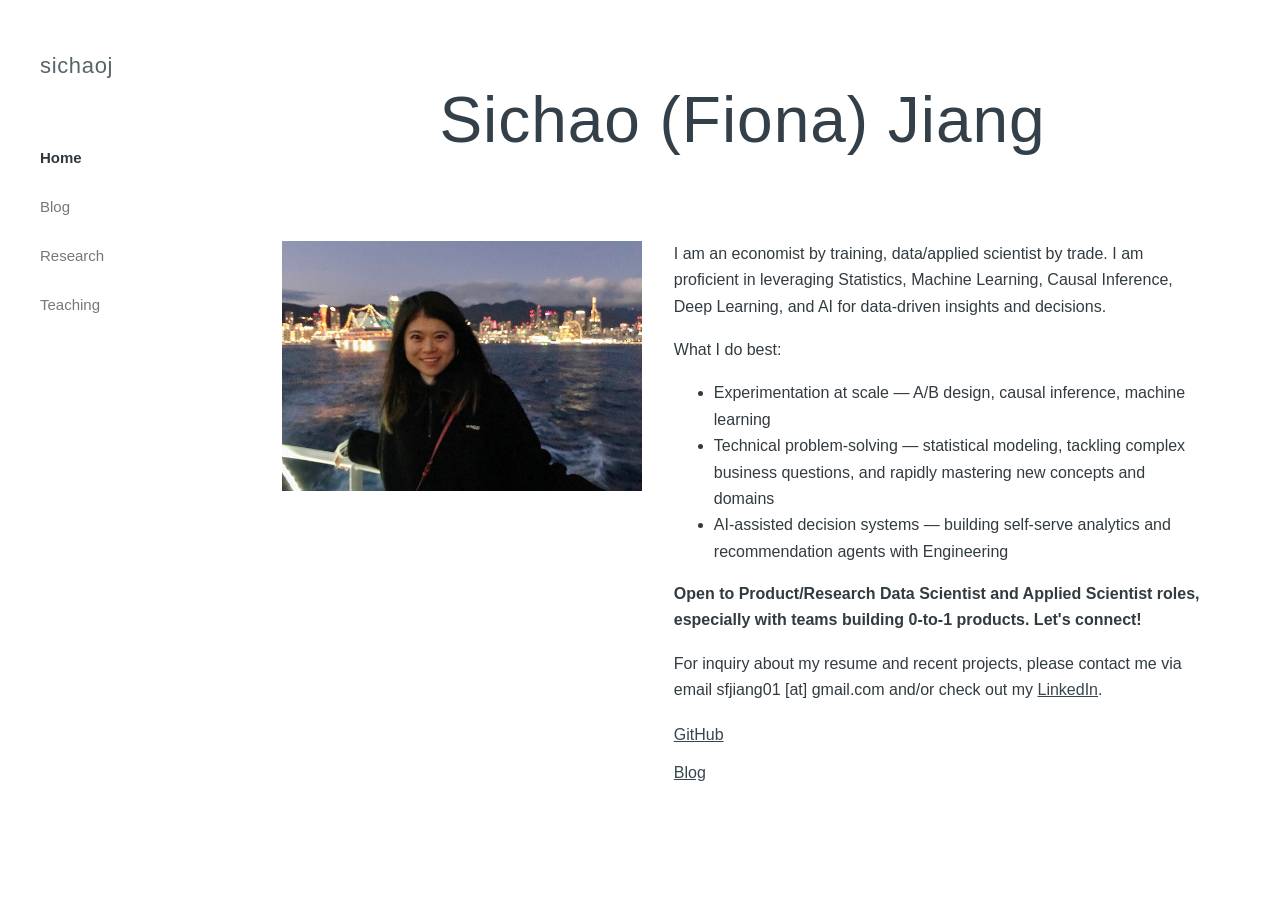
<file: index.html>
<!doctype html><html lang="en"><head><meta charset="utf-8"><meta name="viewport" content="width=device-width, initial-scale=1"><meta name="description" content="Sichao (Fiona) Jiang's personal website."><title>Home · Sichao (Fiona) Jiang</title><link rel="stylesheet" href="styles.css"></head><body>
<aside class="sidebar"><a class="site-name" href="index.html">sichaoj</a><nav class="nav" aria-label="Main navigation"><a href="index.html" aria-current="page">Home</a><a href="blog.html">Blog</a><a href="research.html">Research</a><a href="teaching.html">Teaching</a></nav></aside>
<header class="mobile-header"><a class="site-name" href="index.html">sichaoj</a><button class="menu-button" aria-label="Toggle navigation" aria-expanded="false">☰</button><nav class="nav mobile-nav" aria-label="Mobile navigation"><a href="index.html" aria-current="page">Home</a><a href="blog.html">Blog</a><a href="research.html">Research</a><a href="teaching.html">Teaching</a></nav></header>
<main class="page"><div class="page-inner"><h1 class="page-title">Sichao (Fiona) Jiang</h1><div class="home-grid"><img class="headshot" src="assets/headshot.jpg" alt="Sichao (Fiona) Jiang by the water at night"><div class="intro">
<p>I am an economist by training, data/applied scientist by trade. I am proficient in leveraging Statistics, Machine Learning, Causal Inference, Deep Learning, and AI for data-driven insights and decisions.</p>
<p>What I do best:</p>
<ul>
<li>Experimentation at scale — A/B design, causal inference, machine learning</li>
<li>Technical problem-solving — statistical modeling, tackling complex business questions, and rapidly mastering new concepts and domains</li>
<li>AI-assisted decision systems — building self-serve analytics and recommendation agents with Engineering</li>
</ul>
<p><strong>Open to Product/Research Data Scientist and Applied Scientist roles, especially with teams building 0-to-1 products. Let's connect!</strong></p>
<p>For inquiry about my resume and recent projects, please contact me via email sfjiang01 [at] gmail.com and/or check out my <a href="https://www.linkedin.com/in/sichaojiang/">LinkedIn</a>.</p>
<div class="intro-links"><a href="https://github.com/sichaoj">GitHub</a><a href="blog.html">Blog</a></div></div></div>
</div></main><script src="site.js"></script></body></html>
</file>
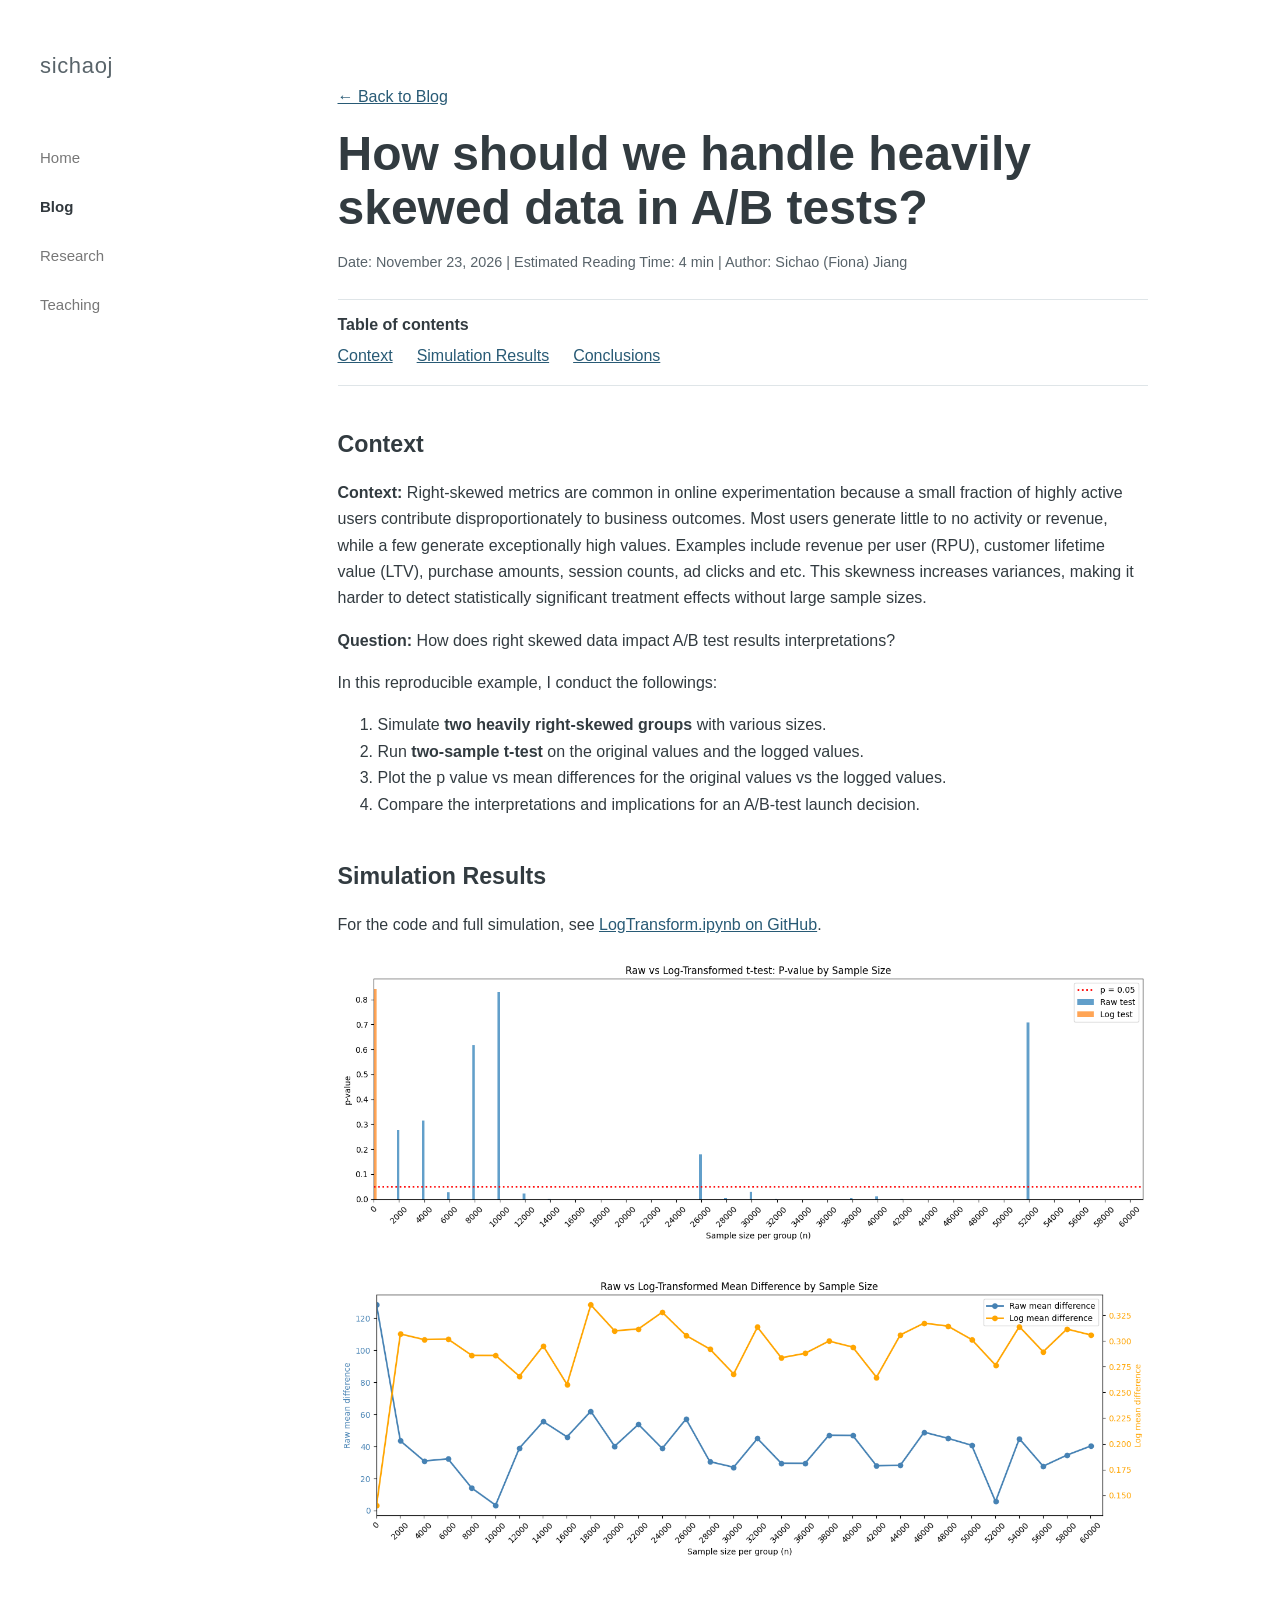
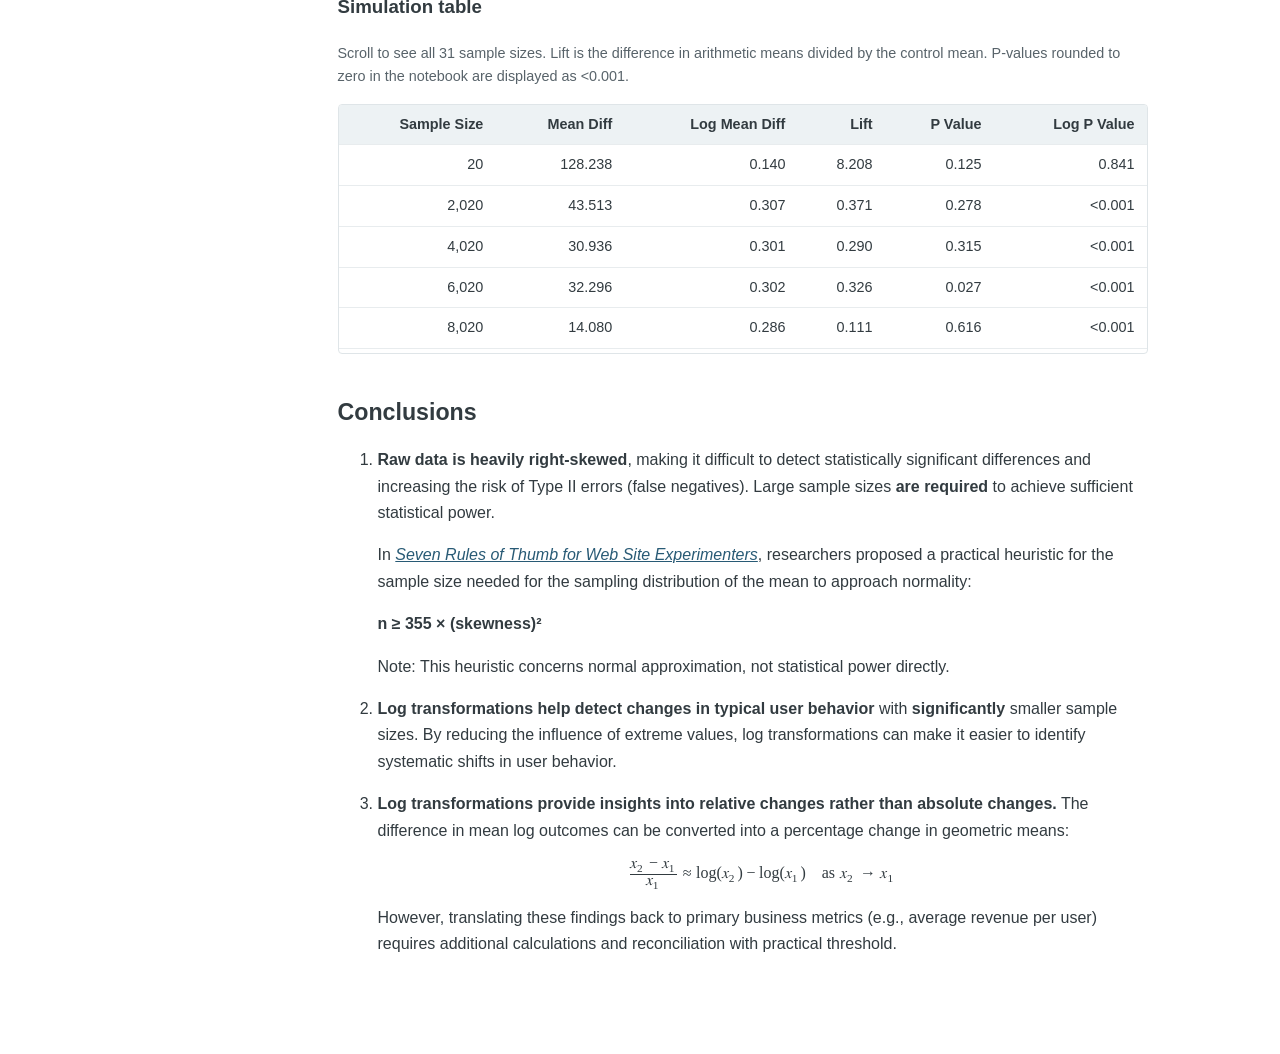
<file: ab-testing-skewed-data.html>
<!doctype html><html lang="en"><head><meta charset="utf-8"><meta name="viewport" content="width=device-width, initial-scale=1"><title>How should we handle heavily skewed data in A/B tests? · Sichao (Fiona) Jiang</title><link rel="stylesheet" href="styles.css"><style>
.blog-post .post-title{font-size:clamp(2rem,5vw,3rem);line-height:1.12;margin:.35em 0}
.blog-post h2{font-size:1.45rem;margin:1.7em 0 .5em}
.blog-post a{color:#285a75}
.blog-post .meta,.blog-post .table-note{color:#58636a;font-size:.9rem}
.blog-post nav{border-block:1px solid #dfe5e8;padding:12px 0;margin:24px 0}
.blog-post nav ul{display:flex;flex-wrap:wrap;gap:8px 24px;padding:0;list-style:none;margin:4px 0}
.blog-post figure{margin:22px 0 30px}
.blog-post img{display:block;width:100%;height:auto}
.blog-post .table-scroll{max-height:250px;overflow:auto;border:1px solid #dfe5e8;border-radius:4px}
.blog-post .table-scroll:focus-visible{outline:2px solid #285a75;outline-offset:3px}
.blog-post table{border-collapse:separate;border-spacing:0;width:100%;font-size:.9rem;font-variant-numeric:tabular-nums}
.blog-post th,.blog-post td{padding:8px 12px;text-align:right;border-bottom:1px solid #e8ecee;white-space:nowrap}
.blog-post thead th{position:sticky;top:0;background:#edf2f4}
.blog-post tbody th{font-weight:normal}
.blog-post{margin:36px auto 0;max-width:810px}
.blog-post img{max-width:100%}
</style></head><body>
<aside class="sidebar"><a class="site-name" href="index.html">sichaoj</a><nav class="nav" aria-label="Main navigation"><a href="index.html">Home</a><a href="blog.html" aria-current="page">Blog</a><a href="research.html">Research</a><a href="teaching.html">Teaching</a></nav></aside>
<header class="mobile-header"><a class="site-name" href="index.html">sichaoj</a><button class="menu-button" aria-label="Toggle navigation" aria-expanded="false">☰</button><nav class="nav mobile-nav" aria-label="Mobile navigation"><a href="index.html">Home</a><a href="blog.html" aria-current="page">Blog</a><a href="research.html">Research</a><a href="teaching.html">Teaching</a></nav></header>
<main class="page"><div class="page-inner">

<article class="blog-post">
<p><a href="blog.html">← Back to Blog</a></p>
<header>
<h1 class="post-title">How should we handle heavily skewed data in A/B tests?</h1>
<p class="meta">Date: <time datetime="2026-11-23">November 23, 2026</time> | Estimated Reading Time: 4 min | Author: Sichao (Fiona) Jiang</p>
</header>
<nav aria-label="Table of contents"><strong>Table of contents</strong>
<ul><li><a href="#context">Context</a></li><li><a href="#results">Simulation Results</a></li><li><a href="#conclusions">Conclusions</a></li></ul>
</nav>
<section aria-labelledby="context">
<h2 id="context">Context</h2>
<p><strong>Context:</strong> Right-skewed metrics are common in online experimentation because a small fraction of highly active users contribute disproportionately to business outcomes. Most users generate little to no activity or revenue, while a few generate exceptionally high values. Examples include revenue per user (RPU), customer lifetime value (LTV), purchase amounts, session counts, ad clicks and etc. This skewness increases variances, making it harder to detect statistically significant treatment effects without large sample sizes.</p>
<p><strong>Question:</strong> How does right skewed data impact A/B test results interpretations?</p>
<p>In this reproducible example, I conduct the followings:</p>
<ol>
<li>Simulate <strong>two heavily right-skewed groups</strong> with various sizes.</li>
<li>Run <strong>two-sample t-test</strong> on the original values and the logged values.</li>
<li>Plot the p value vs mean differences for the original values vs the logged values.</li>
<li>Compare the interpretations and implications for an A/B-test launch decision.</li>
</ol>
</section>
<section aria-labelledby="results">
<h2 id="results">Simulation Results</h2>
<p>For the code and full simulation, see <a href="https://github.com/sichaoj/Stats_ML_AI/blob/main/LogTransform.ipynb">LogTransform.ipynb on GitHub</a>.</p>
<figure>
<img width="1387" height="490" src="[data-uri]" alt="Raw and log t-test p-values by sample size. From 2,020 observations per group onward, the log-test p-values stay below 0.05 while the raw-test p-values cross that threshold several times.">
</figure>
<figure>
<img width="1389" height="490" src="[data-uri]" alt="Raw and log mean differences by sample size, drawn on separate vertical axes. The raw difference varies substantially, while the log difference settles near 0.30.">
</figure>
<h3 id="table-heading">Simulation table</h3>
<p class="table-note" id="table-note">Scroll to see all 31 sample sizes. Lift is the difference in arithmetic means divided by the control mean. P-values rounded to zero in the notebook are displayed as &lt;0.001.</p>
<div class="table-scroll" role="region" tabindex="0" aria-labelledby="table-heading" aria-describedby="table-note">
<table aria-labelledby="table-heading">
<thead><tr><th scope="col">Sample Size</th><th scope="col">Mean Diff</th><th scope="col">Log Mean Diff</th><th scope="col">Lift</th><th scope="col">P Value</th><th scope="col">Log P Value</th></tr></thead>
<tbody>
<tr><th scope="row">20</th><td>128.238</td><td>0.140</td><td>8.208</td><td>0.125</td><td>0.841</td></tr>
<tr><th scope="row">2,020</th><td>43.513</td><td>0.307</td><td>0.371</td><td>0.278</td><td>&lt;0.001</td></tr>
<tr><th scope="row">4,020</th><td>30.936</td><td>0.301</td><td>0.290</td><td>0.315</td><td>&lt;0.001</td></tr>
<tr><th scope="row">6,020</th><td>32.296</td><td>0.302</td><td>0.326</td><td>0.027</td><td>&lt;0.001</td></tr>
<tr><th scope="row">8,020</th><td>14.080</td><td>0.286</td><td>0.111</td><td>0.616</td><td>&lt;0.001</td></tr>
<tr><th scope="row">10,020</th><td>3.427</td><td>0.286</td><td>0.028</td><td>0.829</td><td>&lt;0.001</td></tr>
<tr><th scope="row">12,020</th><td>38.971</td><td>0.266</td><td>0.368</td><td>0.022</td><td>&lt;0.001</td></tr>
<tr><th scope="row">14,020</th><td>55.534</td><td>0.295</td><td>0.548</td><td>0.001</td><td>&lt;0.001</td></tr>
<tr><th scope="row">16,020</th><td>45.991</td><td>0.258</td><td>0.501</td><td>&lt;0.001</td><td>&lt;0.001</td></tr>
<tr><th scope="row">18,020</th><td>61.952</td><td>0.335</td><td>0.682</td><td>&lt;0.001</td><td>&lt;0.001</td></tr>
<tr><th scope="row">20,020</th><td>40.140</td><td>0.310</td><td>0.411</td><td>&lt;0.001</td><td>&lt;0.001</td></tr>
<tr><th scope="row">22,020</th><td>53.778</td><td>0.312</td><td>0.570</td><td>&lt;0.001</td><td>&lt;0.001</td></tr>
<tr><th scope="row">24,020</th><td>38.771</td><td>0.328</td><td>0.374</td><td>&lt;0.001</td><td>&lt;0.001</td></tr>
<tr><th scope="row">26,020</th><td>57.103</td><td>0.305</td><td>0.506</td><td>0.181</td><td>&lt;0.001</td></tr>
<tr><th scope="row">28,020</th><td>30.539</td><td>0.292</td><td>0.295</td><td>0.004</td><td>&lt;0.001</td></tr>
<tr><th scope="row">30,020</th><td>27.060</td><td>0.268</td><td>0.250</td><td>0.030</td><td>&lt;0.001</td></tr>
<tr><th scope="row">32,020</th><td>44.957</td><td>0.313</td><td>0.455</td><td>0.001</td><td>&lt;0.001</td></tr>
<tr><th scope="row">34,020</th><td>29.541</td><td>0.284</td><td>0.279</td><td>&lt;0.001</td><td>&lt;0.001</td></tr>
<tr><th scope="row">36,020</th><td>29.504</td><td>0.288</td><td>0.284</td><td>&lt;0.001</td><td>&lt;0.001</td></tr>
<tr><th scope="row">38,020</th><td>46.995</td><td>0.300</td><td>0.468</td><td>0.004</td><td>&lt;0.001</td></tr>
<tr><th scope="row">40,020</th><td>46.917</td><td>0.294</td><td>0.456</td><td>0.011</td><td>&lt;0.001</td></tr>
<tr><th scope="row">42,020</th><td>27.972</td><td>0.265</td><td>0.254</td><td>0.002</td><td>&lt;0.001</td></tr>
<tr><th scope="row">44,020</th><td>28.252</td><td>0.306</td><td>0.272</td><td>&lt;0.001</td><td>&lt;0.001</td></tr>
<tr><th scope="row">46,020</th><td>48.895</td><td>0.317</td><td>0.499</td><td>&lt;0.001</td><td>&lt;0.001</td></tr>
<tr><th scope="row">48,020</th><td>45.087</td><td>0.314</td><td>0.442</td><td>&lt;0.001</td><td>&lt;0.001</td></tr>
<tr><th scope="row">50,020</th><td>40.721</td><td>0.301</td><td>0.403</td><td>&lt;0.001</td><td>&lt;0.001</td></tr>
<tr><th scope="row">52,020</th><td>5.676</td><td>0.276</td><td>0.046</td><td>0.708</td><td>&lt;0.001</td></tr>
<tr><th scope="row">54,020</th><td>44.836</td><td>0.314</td><td>0.432</td><td>&lt;0.001</td><td>&lt;0.001</td></tr>
<tr><th scope="row">56,020</th><td>27.694</td><td>0.289</td><td>0.263</td><td>&lt;0.001</td><td>&lt;0.001</td></tr>
<tr><th scope="row">58,020</th><td>34.631</td><td>0.312</td><td>0.327</td><td>&lt;0.001</td><td>&lt;0.001</td></tr>
<tr><th scope="row">60,020</th><td>40.272</td><td>0.306</td><td>0.380</td><td>&lt;0.001</td><td>&lt;0.001</td></tr>
</tbody></table>
</div>
</section>
<section aria-labelledby="conclusions">
<h2 id="conclusions">Conclusions</h2>
<ol>
<li>
<p><strong>Raw data is heavily right-skewed</strong>, making it difficult to detect statistically significant differences and increasing the risk of Type II errors (false negatives). Large sample sizes <strong>are required</strong> to achieve sufficient statistical power.</p>
<p>In <a href="https://dl.acm.org/doi/10.1145/2623330.2623341"><em>Seven Rules of Thumb for Web Site Experimenters</em></a>, researchers proposed a practical heuristic for the sample size needed for the sampling distribution of the mean to approach normality:</p>
<p><strong>n ≥ 355 × (skewness)²</strong></p>
<p>Note: This heuristic concerns normal approximation, not statistical power directly.</p>
</li>
<li><p><strong>Log transformations help detect changes in typical user behavior</strong> with <strong>significantly</strong> smaller sample sizes. By reducing the influence of extreme values, log transformations can make it easier to identify systematic shifts in user behavior.</p></li>
<li>
<p><strong>Log transformations provide insights into relative changes rather than absolute changes.</strong> The difference in mean log outcomes can be converted into a percentage change in geometric means:</p>
<math display="block">
<mfrac><mrow><msub><mi>x</mi><mn>2</mn></msub><mo>−</mo><msub><mi>x</mi><mn>1</mn></msub></mrow><msub><mi>x</mi><mn>1</mn></msub></mfrac>
<mo>≈</mo><mi>log</mi><mo>(</mo><msub><mi>x</mi><mn>2</mn></msub><mo>)</mo>
<mo>−</mo><mi>log</mi><mo>(</mo><msub><mi>x</mi><mn>1</mn></msub><mo>)</mo>
<mspace width="1em"/><mtext>as</mtext><mspace width=".3em"/><msub><mi>x</mi><mn>2</mn></msub><mo>→</mo><msub><mi>x</mi><mn>1</mn></msub>
</math>
<p>However, translating these findings back to primary business metrics (e.g., average revenue per user) requires additional calculations and reconciliation with practical threshold.</p>
</li>
</ol>
</section>
</article>
</div></main><script src="site.js"></script></body></html>
</file>
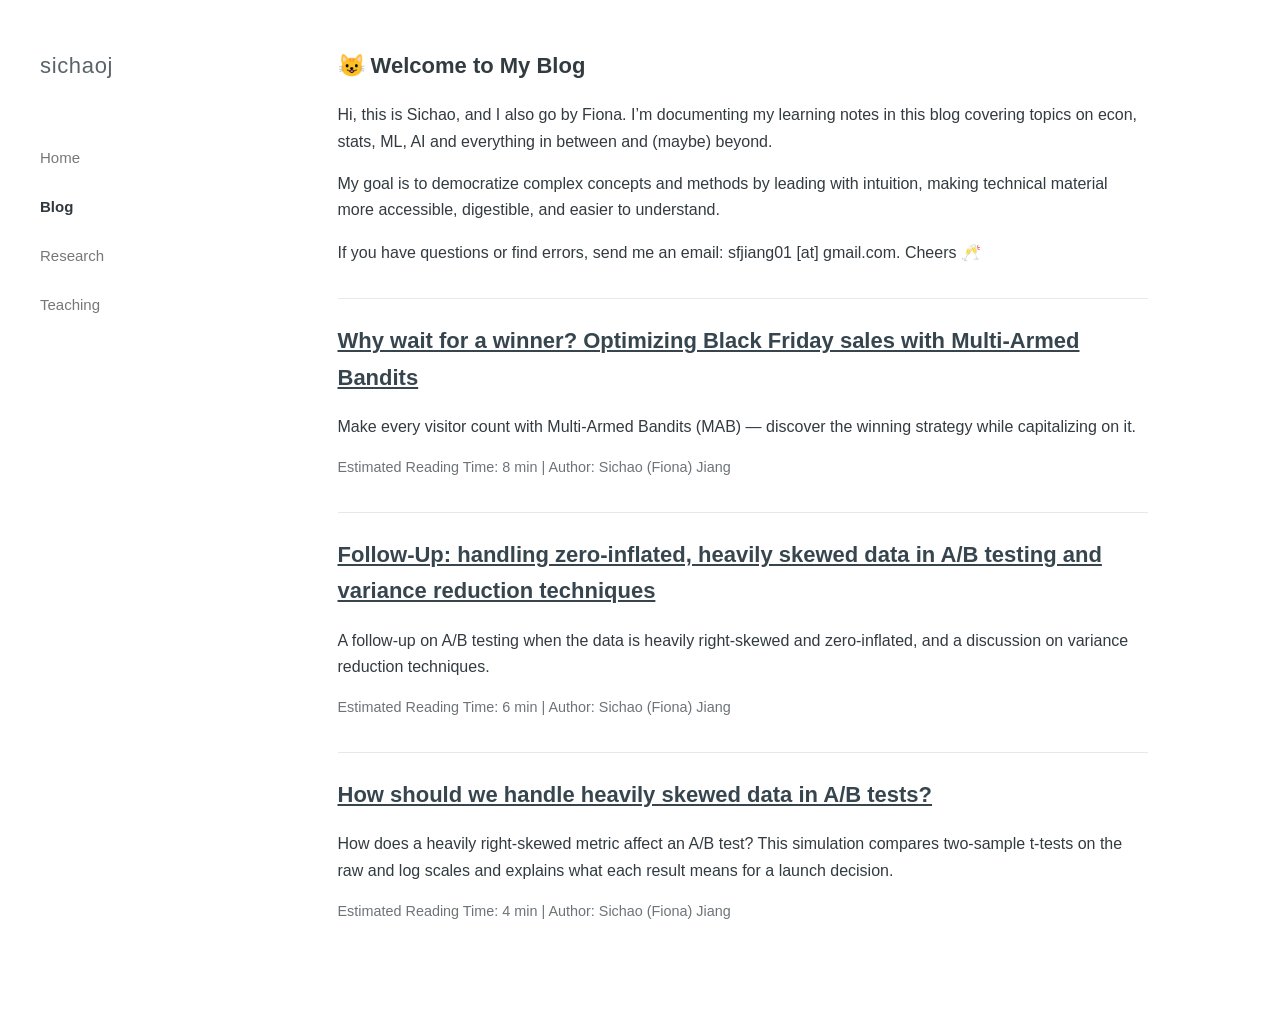
<file: blog.html>
<!doctype html><html lang="en"><head><meta charset="utf-8"><meta name="viewport" content="width=device-width, initial-scale=1"><title>Blog · Sichao (Fiona) Jiang</title><link rel="stylesheet" href="styles.css"></head><body>
<aside class="sidebar"><a class="site-name" href="index.html">sichaoj</a><nav class="nav" aria-label="Main navigation"><a href="index.html">Home</a><a href="blog.html" aria-current="page">Blog</a><a href="research.html">Research</a><a href="teaching.html">Teaching</a></nav></aside>
<header class="mobile-header"><a class="site-name" href="index.html">sichaoj</a><button class="menu-button" aria-label="Toggle navigation" aria-expanded="false">☰</button><nav class="nav mobile-nav" aria-label="Mobile navigation"><a href="index.html">Home</a><a href="blog.html" aria-current="page">Blog</a><a href="research.html">Research</a><a href="teaching.html">Teaching</a></nav></header>
<main class="page"><div class="page-inner">
<div class="content" style="text-align: left">
<h2>😺 Welcome to My Blog</h2>
<p>Hi, this is Sichao, and I also go by Fiona. I’m documenting my learning notes in this blog covering topics on econ, stats, ML, AI and everything in between and (maybe) beyond.</p>
<p>My goal is to democratize complex concepts and methods by leading with intuition, making technical material more accessible, digestible, and easier to understand.</p>
<p>If you have questions or find errors, send me an email: sfjiang01 [at] gmail.com. Cheers 🥂</p></div>
<section class="content" aria-label="Blog posts">
<article style="margin-top: 32px; padding-top: 24px; border-top: 1px solid var(--line)">
<h2><a href="writeups/black-friday-multi-armed-bandits.html">Why wait for a winner? Optimizing Black Friday sales with Multi-Armed Bandits</a></h2>
<p>Make every visitor count with Multi-Armed Bandits (MAB) — discover the winning strategy while capitalizing on it.</p>
<p style="color: var(--muted); font-size: .9rem">Estimated Reading Time: 8 min | Author: Sichao (Fiona) Jiang</p>
</article>
<article style="margin-top: 32px; padding-top: 24px; border-top: 1px solid var(--line)">
<h2><a href="writeups/ab-testing-zero-inflated-data.html">Follow-Up: handling zero-inflated, heavily skewed data in A/B testing and variance reduction techniques</a></h2>
<p>A follow-up on A/B testing when the data is heavily right-skewed and zero-inflated, and a discussion on variance reduction techniques.</p>
<p style="color: var(--muted); font-size: .9rem">Estimated Reading Time: 6 min | Author: Sichao (Fiona) Jiang</p>
</article>

<article style="margin-top: 32px; padding-top: 24px; border-top: 1px solid var(--line)">
<h2><a href="writeups/ab-testing-skewed-data.html">How should we handle heavily skewed data in A/B tests?</a></h2>
<p>How does a heavily right-skewed metric affect an A/B test? This simulation compares two-sample t-tests on the raw and log scales and explains what each result means for a launch decision.</p>
<p style="color: var(--muted); font-size: .9rem">Estimated Reading Time: 4 min | Author: Sichao (Fiona) Jiang</p>
</article>
</section>
</div></main><script src="site.js"></script></body></html>
</file>
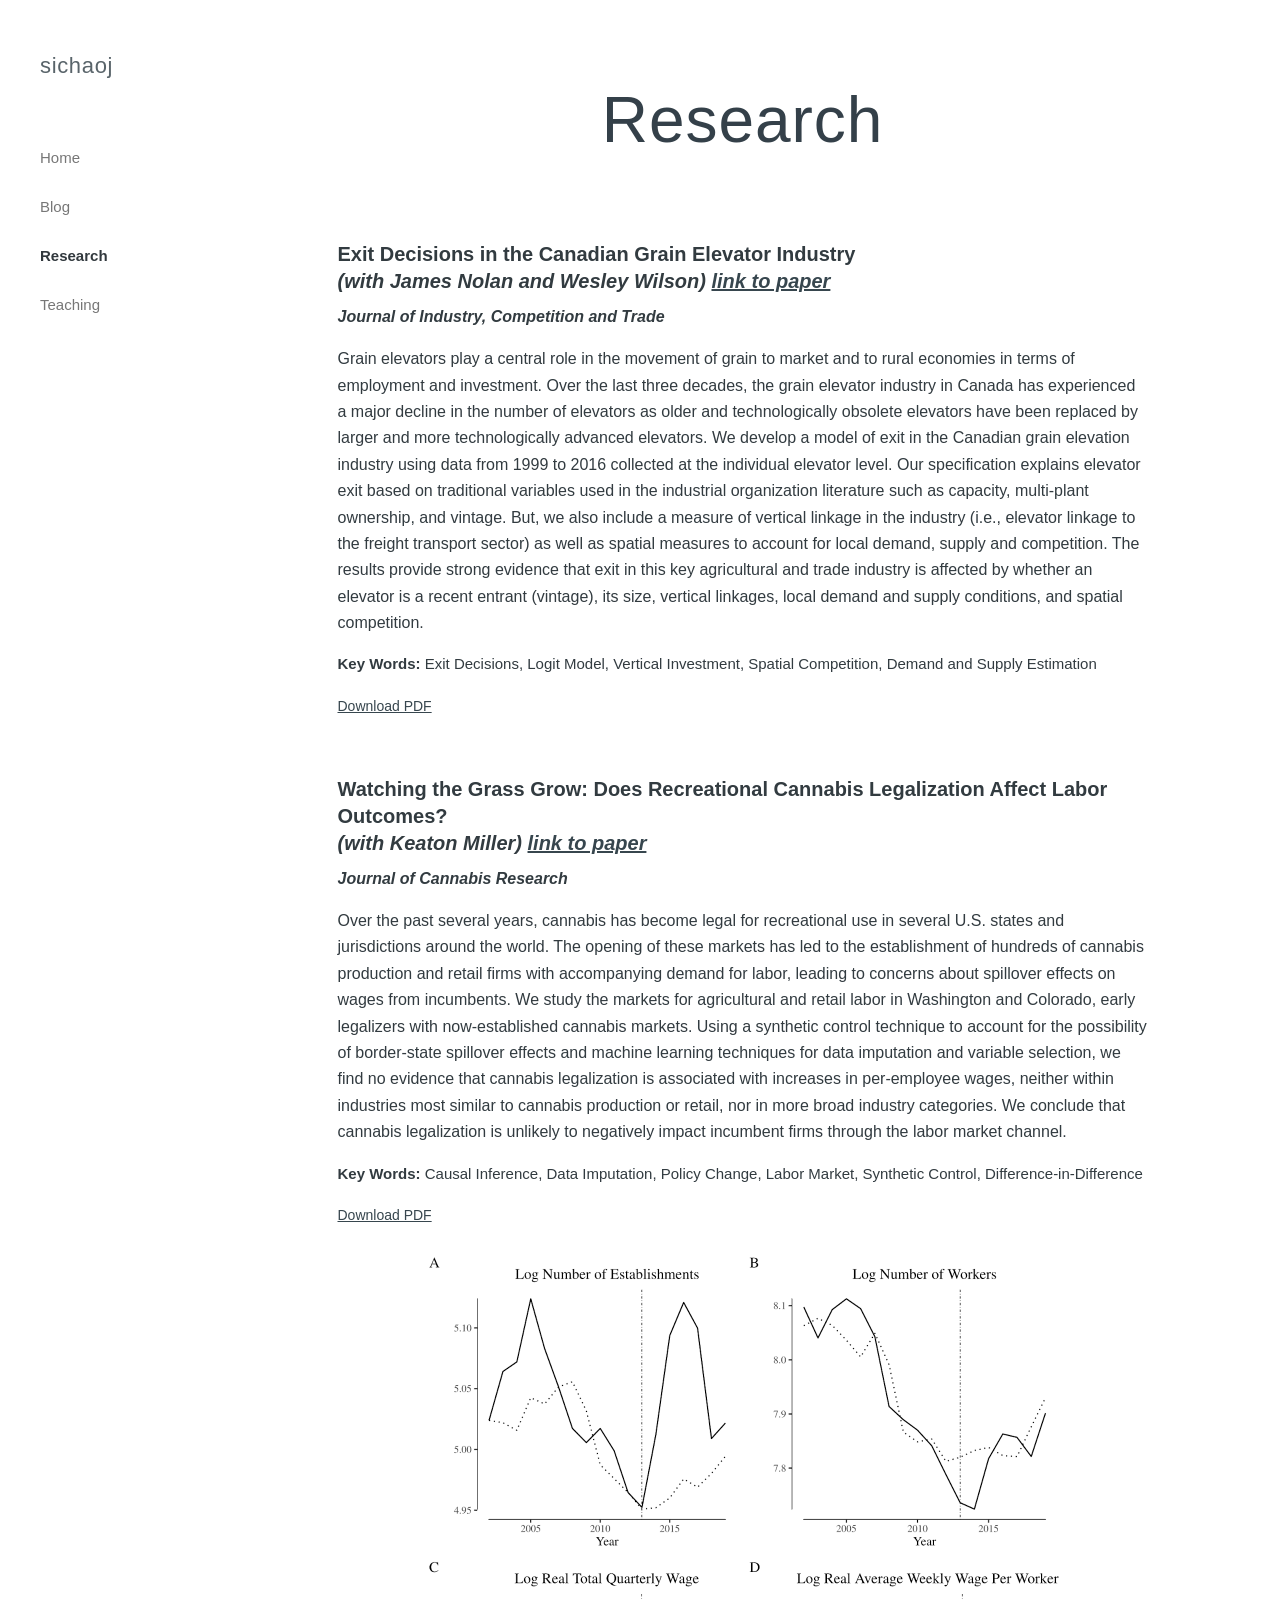
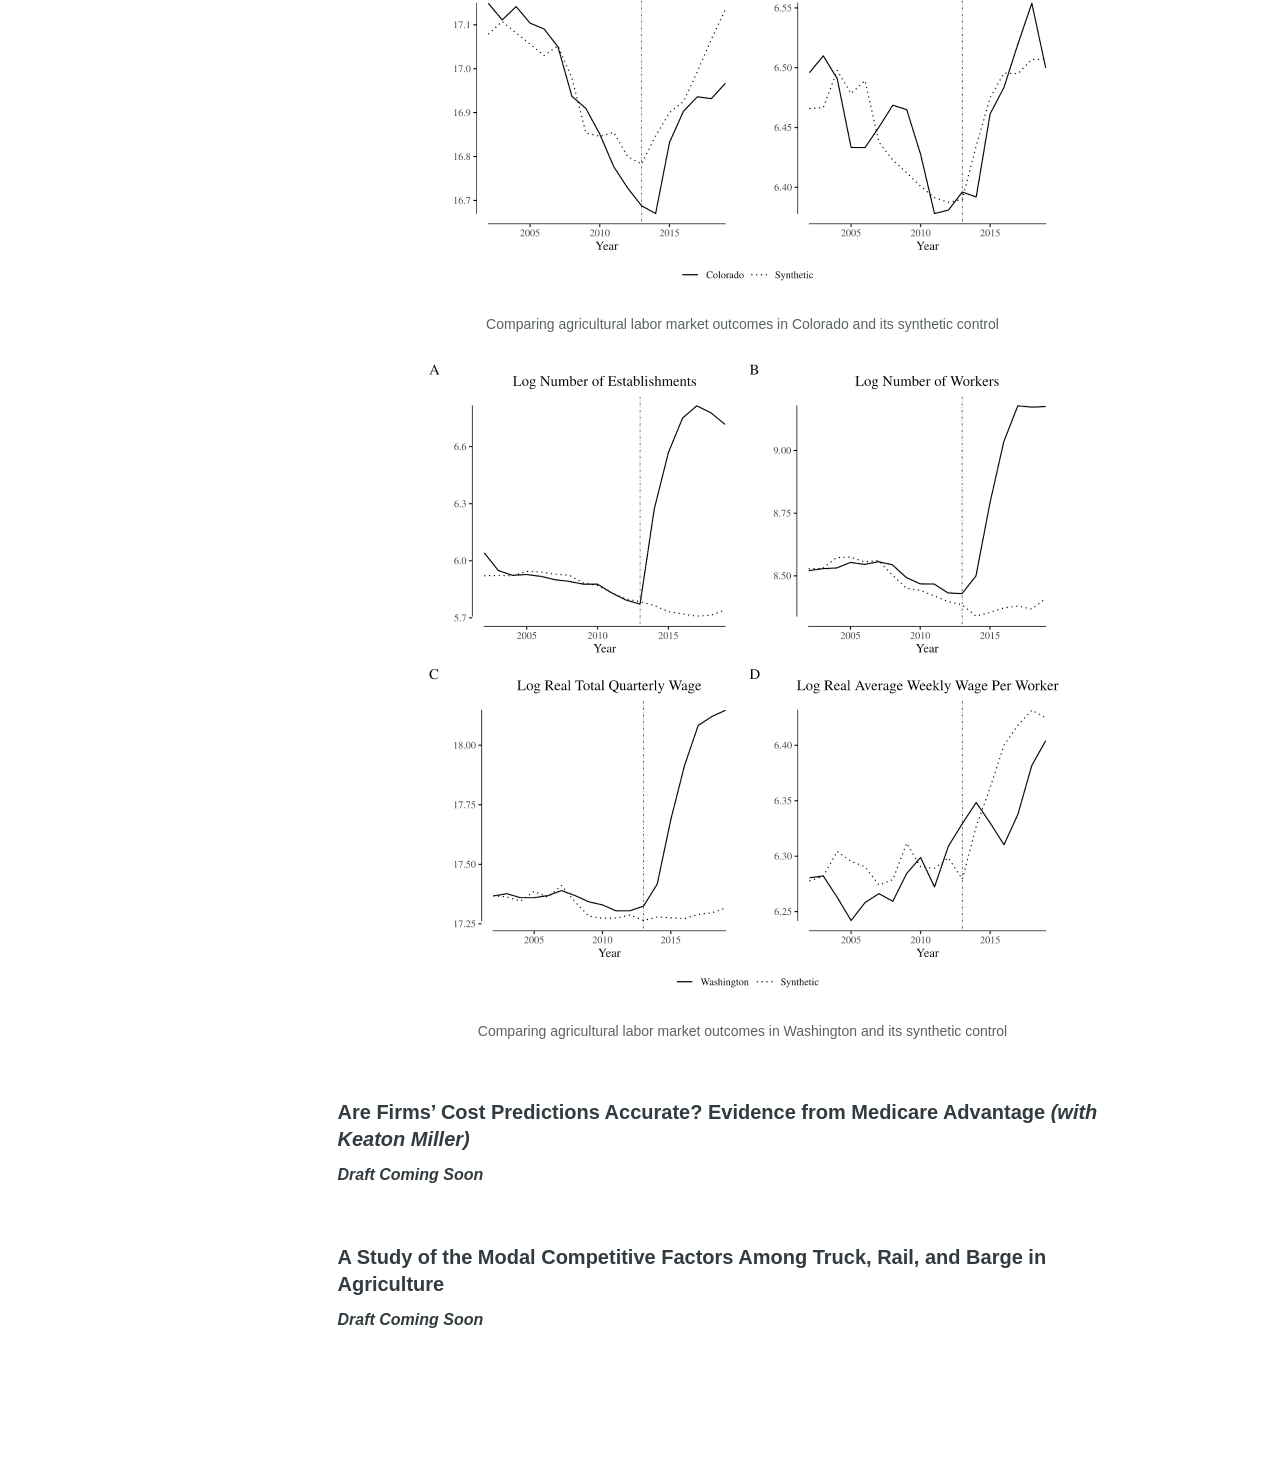
<file: research.html>
<!doctype html><html lang="en"><head><meta charset="utf-8"><meta name="viewport" content="width=device-width, initial-scale=1"><title>Research · Sichao (Fiona) Jiang</title><link rel="stylesheet" href="styles.css"></head><body>
<aside class="sidebar"><a class="site-name" href="index.html">sichaoj</a><nav class="nav" aria-label="Main navigation"><a href="index.html">Home</a><a href="blog.html">Blog</a><a href="research.html" aria-current="page">Research</a><a href="teaching.html">Teaching</a></nav></aside>
<header class="mobile-header"><a class="site-name" href="index.html">sichaoj</a><button class="menu-button" aria-label="Toggle navigation" aria-expanded="false">☰</button><nav class="nav mobile-nav" aria-label="Mobile navigation"><a href="index.html">Home</a><a href="blog.html">Blog</a><a href="research.html" aria-current="page">Research</a><a href="teaching.html">Teaching</a></nav></header>
<main class="page"><div class="page-inner"><h1 class="page-title">Research</h1><div class="content">
<section><h3>Exit Decisions in the Canadian Grain Elevator Industry<br><em>(with James Nolan and Wesley Wilson)</em> <a class="paper-link" href="https://doi.org/10.1007/s10842-021-00373-5">link to paper</a></h3>
<p class="journal">Journal of Industry, Competition and Trade</p>
<p>Grain elevators play a central role in the movement of grain to market and to rural economies in terms of employment and investment. Over the last three decades, the grain elevator industry in Canada has experienced a major decline in the number of elevators as older and technologically obsolete elevators have been replaced by larger and more technologically advanced elevators. We develop a model of exit in the Canadian grain elevation industry using data from 1999 to 2016 collected at the individual elevator level. Our specification explains elevator exit based on traditional variables used in the industrial organization literature such as capacity, multi-plant ownership, and vintage. But, we also include a measure of vertical linkage in the industry (i.e., elevator linkage to the freight transport sector) as well as spatial measures to account for local demand, supply and competition. The results provide strong evidence that exit in this key agricultural and trade industry is affected by whether an elevator is a recent entrant (vintage), its size, vertical linkages, local demand and supply conditions, and spatial competition.</p>
<p class="keywords"><strong>Key Words:</strong> Exit Decisions, Logit Model, Vertical Investment, Spatial Competition, Demand and Supply Estimation</p>
<p><a class="archive-link" href="https://github.com/sichaoj/sichaoj.github.io/blob/main/assets/documents/JICT_exit.pdf">Download PDF</a></p></section>
<section><h3>Watching the Grass Grow: Does Recreational Cannabis Legalization Affect Labor Outcomes?<br><em>(with Keaton Miller)</em> <a class="paper-link" href="https://rdcu.be/cWJqy">link to paper</a></h3>
<p class="journal">Journal of Cannabis Research</p>
<p>Over the past several years, cannabis has become legal for recreational use in several U.S. states and jurisdictions around the world. The opening of these markets has led to the establishment of hundreds of cannabis production and retail firms with accompanying demand for labor, leading to concerns about spillover effects on wages from incumbents. We study the markets for agricultural and retail labor in Washington and Colorado, early legalizers with now-established cannabis markets. Using a synthetic control technique to account for the possibility of border-state spillover effects and machine learning techniques for data imputation and variable selection, we find no evidence that cannabis legalization is associated with increases in per-employee wages, neither within industries most similar to cannabis production or retail, nor in more broad industry categories. We conclude that cannabis legalization is unlikely to negatively impact incumbent firms through the labor market channel.</p>
<p class="keywords"><strong>Key Words:</strong> Causal Inference, Data Imputation, Policy Change, Labor Market, Synthetic Control, Difference-in-Difference</p>
<p><a class="archive-link" href="https://github.com/sichaoj/sichaoj.github.io/blob/main/assets/documents/2021-06-11-cannabis-labor-outcomes.pdf">Download PDF</a></p>
<figure><img class="chart" src="assets/colorado-chart.png" alt="Agricultural labor market outcomes in Colorado compared with its synthetic control" loading="lazy"><figcaption class="chart-caption">Comparing agricultural labor market outcomes in Colorado and its synthetic control</figcaption></figure>
<figure><img class="chart" src="assets/washington-chart.png" alt="Agricultural labor market outcomes in Washington compared with its synthetic control" loading="lazy"><figcaption class="chart-caption">Comparing agricultural labor market outcomes in Washington and its synthetic control</figcaption></figure></section>
<section><h3>Are Firms’ Cost Predictions Accurate? Evidence from Medicare Advantage <em>(with Keaton Miller)</em></h3><p class="journal">Draft Coming Soon</p></section>
<section><h3>A Study of the Modal Competitive Factors Among Truck, Rail, and Barge in Agriculture</h3><p class="journal">Draft Coming Soon</p></section>
</div></div></main><script src="site.js"></script></body></html>
</file>
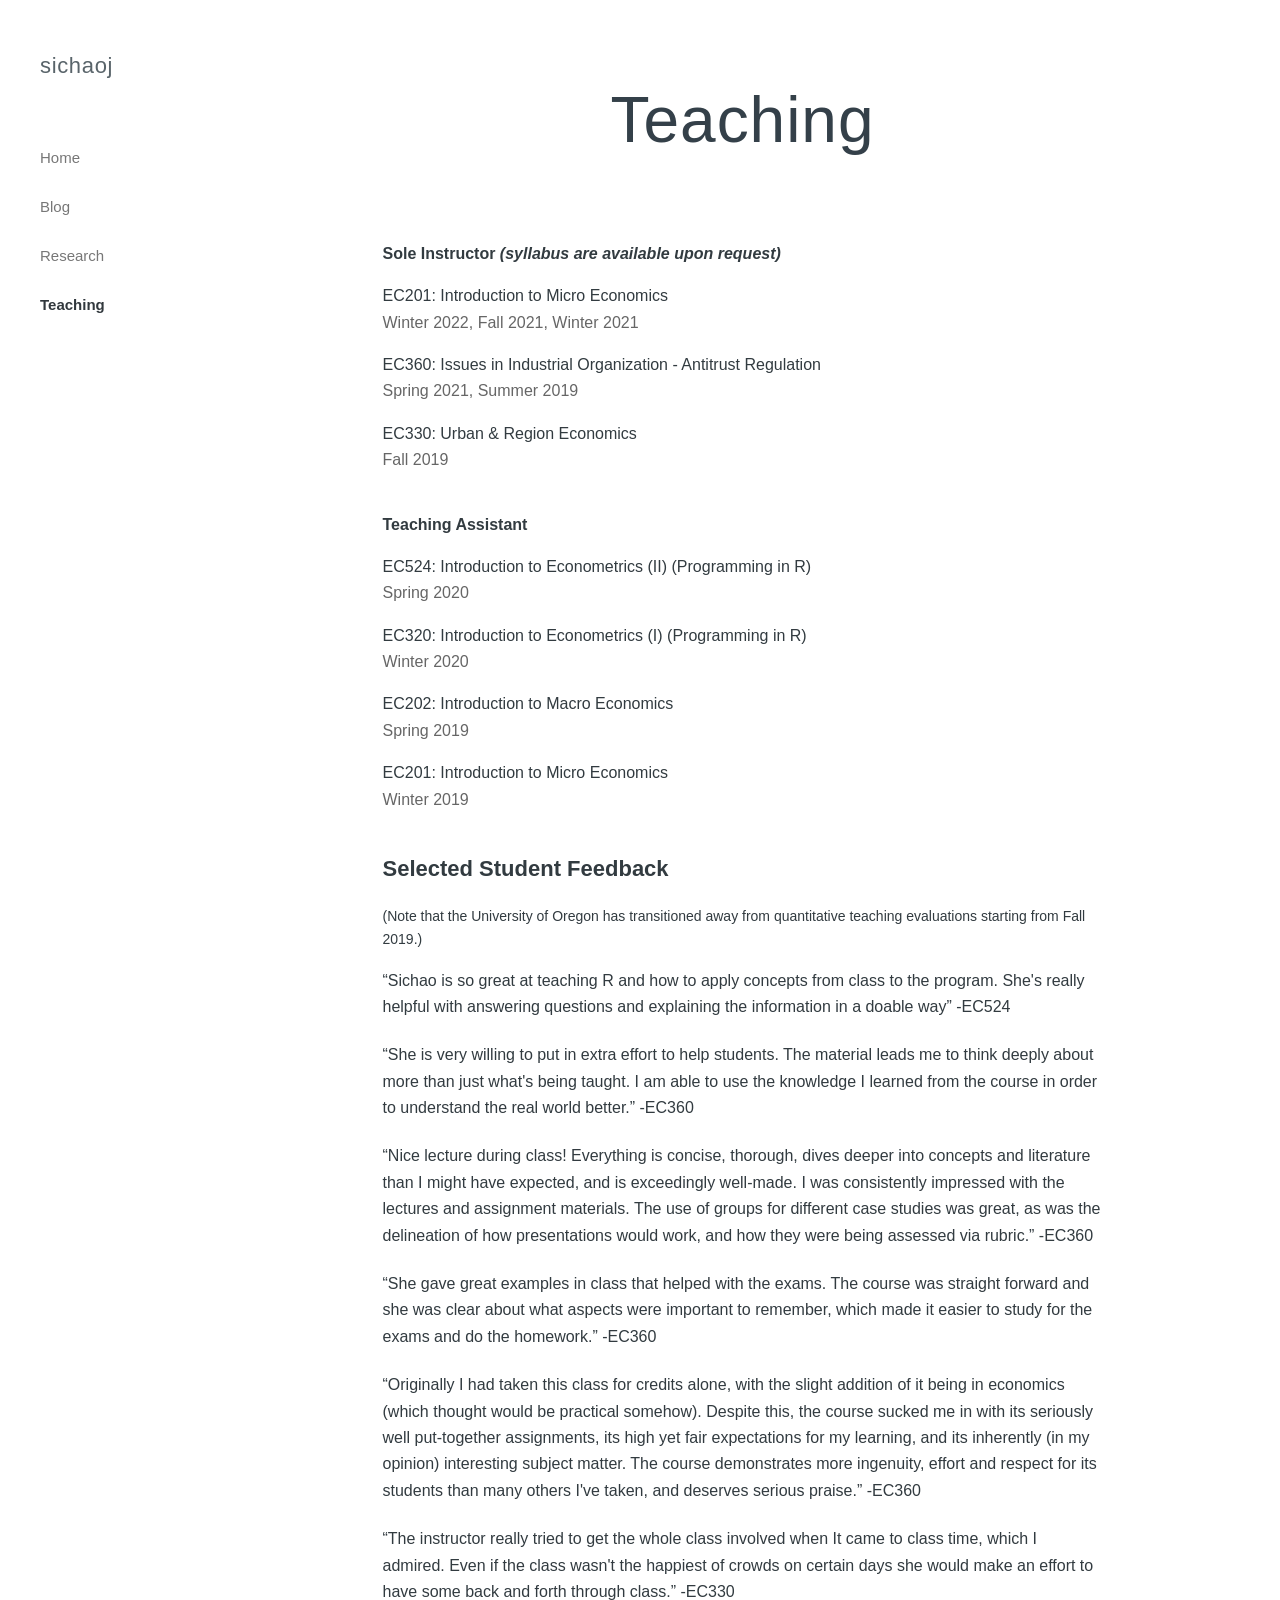
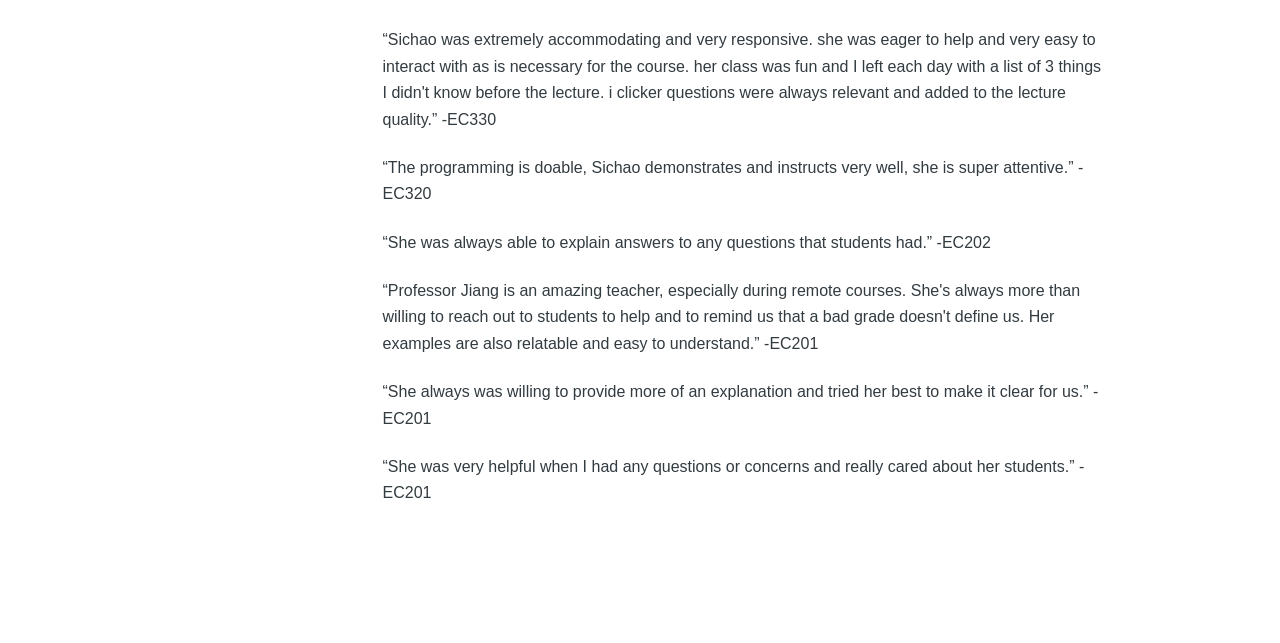
<file: teaching.html>
<!doctype html><html lang="en"><head><meta charset="utf-8"><meta name="viewport" content="width=device-width, initial-scale=1"><title>Teaching · Sichao (Fiona) Jiang</title><link rel="stylesheet" href="styles.css"></head><body>
<aside class="sidebar"><a class="site-name" href="index.html">sichaoj</a><nav class="nav" aria-label="Main navigation"><a href="index.html">Home</a><a href="blog.html">Blog</a><a href="research.html">Research</a><a href="teaching.html" aria-current="page">Teaching</a></nav></aside>
<header class="mobile-header"><a class="site-name" href="index.html">sichaoj</a><button class="menu-button" aria-label="Toggle navigation" aria-expanded="false">☰</button><nav class="nav mobile-nav" aria-label="Mobile navigation"><a href="index.html">Home</a><a href="blog.html">Blog</a><a href="research.html">Research</a><a href="teaching.html" aria-current="page">Teaching</a></nav></header>
<main class="page"><div class="page-inner"><h1 class="page-title">Teaching</h1><div class="content narrow">
<div class="course-group"><p><strong>Sole Instructor</strong> <em><strong>(syllabus are available upon request)</strong></em></p>
<div class="course"><p class="course-name">EC201: Introduction to Micro Economics</p><p class="term">Winter 2022, Fall 2021, Winter 2021</p></div>
<div class="course"><p class="course-name">EC360: Issues in Industrial Organization - Antitrust Regulation</p><p class="term">Spring 2021, Summer 2019</p></div>
<div class="course"><p class="course-name">EC330: Urban &amp; Region Economics</p><p class="term">Fall 2019</p></div></div>
<div class="course-group"><p><strong>Teaching Assistant</strong></p>
<div class="course"><p class="course-name">EC524: Introduction to Econometrics (II) (Programming in R)</p><p class="term">Spring 2020</p></div>
<div class="course"><p class="course-name">EC320: Introduction to Econometrics (I) (Programming in R)</p><p class="term">Winter 2020</p></div>
<div class="course"><p class="course-name">EC202: Introduction to Macro Economics</p><p class="term">Spring 2019</p></div>
<div class="course"><p class="course-name">EC201: Introduction to Micro Economics</p><p class="term">Winter 2019</p></div></div>
<section><h2>Selected Student Feedback</h2><p class="feedback-note">(Note that the University of Oregon has transitioned away from quantitative teaching evaluations starting from Fall 2019.)</p>
<p class="quote">“Sichao is so great at teaching R and how to apply concepts from class to the program. She's really helpful with answering questions and explaining the information in a doable way” -EC524</p>
<p class="quote">“She is very willing to put in extra effort to help students. The material leads me to think deeply about more than just what's being taught. I am able to use the knowledge I learned from the course in order to understand the real world better.” -EC360</p>
<p class="quote">“Nice lecture during class! Everything is concise, thorough, dives deeper into concepts and literature than I might have expected, and is exceedingly well-made. I was consistently impressed with the lectures and assignment materials. The use of groups for different case studies was great, as was the delineation of how presentations would work, and how they were being assessed via rubric.” -EC360</p>
<p class="quote">“She gave great examples in class that helped with the exams. The course was straight forward and she was clear about what aspects were important to remember, which made it easier to study for the exams and do the homework.” -EC360</p>
<p class="quote">“Originally I had taken this class for credits alone, with the slight addition of it being in economics (which thought would be practical somehow). Despite this, the course sucked me in with its seriously well put-together assignments, its high yet fair expectations for my learning, and its inherently (in my opinion) interesting subject matter. The course demonstrates more ingenuity, effort and respect for its students than many others I've taken, and deserves serious praise.” -EC360</p>
<p class="quote">“The instructor really tried to get the whole class involved when It came to class time, which I admired. Even if the class wasn't the happiest of crowds on certain days she would make an effort to have some back and forth through class.” -EC330</p>
<p class="quote">“Sichao was extremely accommodating and very responsive. she was eager to help and very easy to interact with as is necessary for the course. her class was fun and I left each day with a list of 3 things I didn't know before the lecture. i clicker questions were always relevant and added to the lecture quality.” -EC330</p>
<p class="quote">“The programming is doable, Sichao demonstrates and instructs very well, she is super attentive.” -EC320</p>
<p class="quote">“She was always able to explain answers to any questions that students had.” -EC202</p>
<p class="quote">“Professor Jiang is an amazing teacher, especially during remote courses. She's always more than willing to reach out to students to help and to remind us that a bad grade doesn't define us. Her examples are also relatable and easy to understand.” -EC201</p>
<p class="quote">“She always was willing to provide more of an explanation and tried her best to make it clear for us.” -EC201</p>
<p class="quote">“She was very helpful when I had any questions or concerns and really cared about her students.” -EC201</p></section>
</div></div></main><script src="site.js"></script></body></html>
</file>
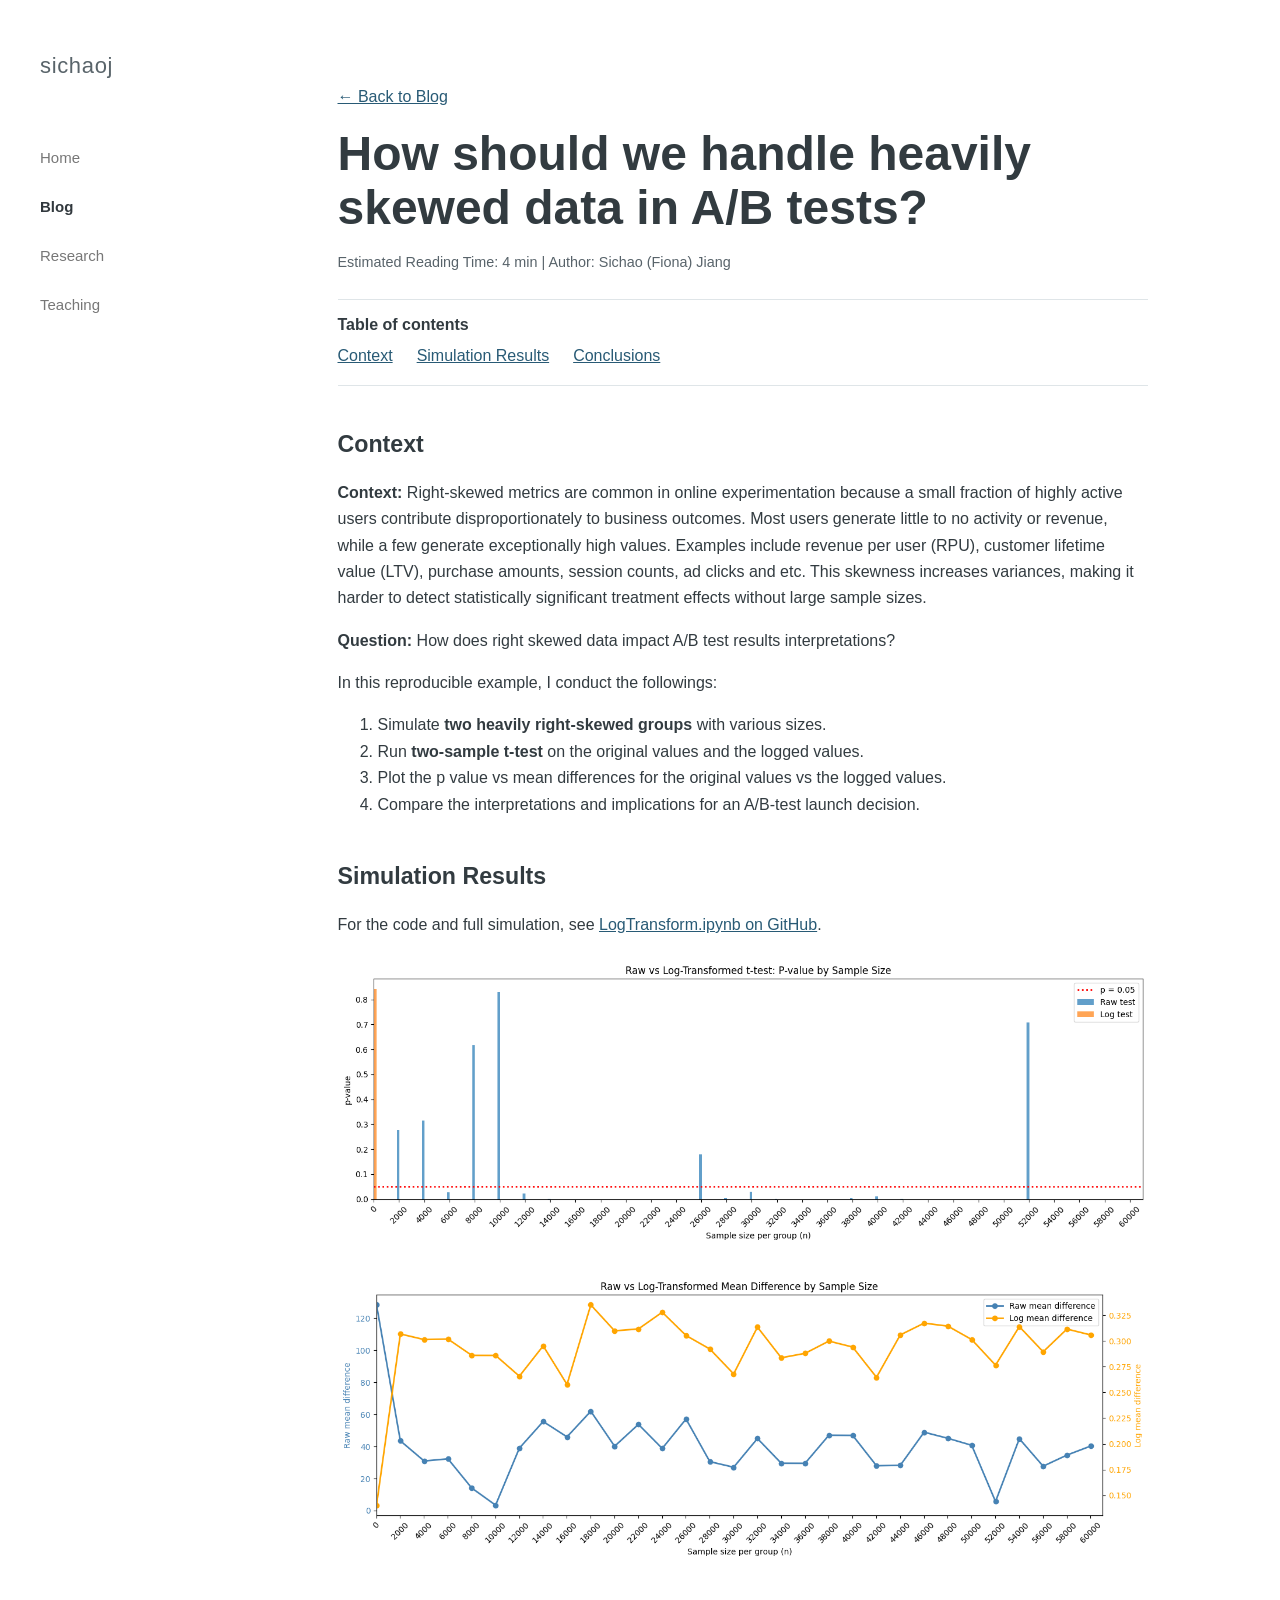
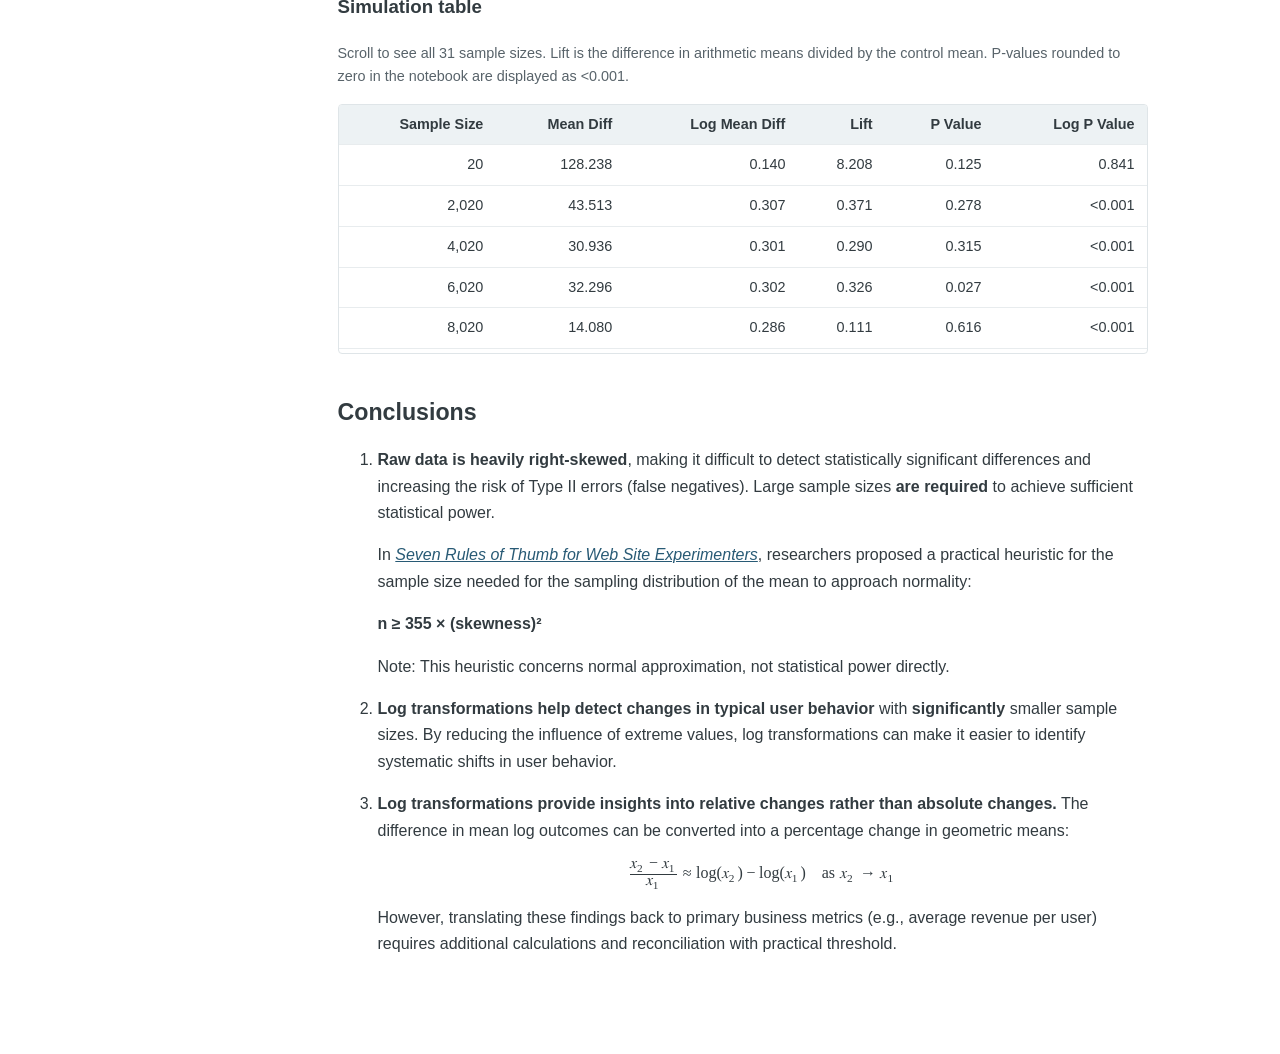
<file: writeups/ab-testing-skewed-data.html>
<!doctype html><html lang="en"><head><meta charset="utf-8"><meta name="viewport" content="width=device-width, initial-scale=1"><title>How should we handle heavily skewed data in A/B tests? · Sichao (Fiona) Jiang</title><link rel="stylesheet" href="../styles.css"><style>
.blog-post .post-title{font-size:clamp(2rem,5vw,3rem);line-height:1.12;margin:.35em 0}
.blog-post h2{font-size:1.45rem;margin:1.7em 0 .5em}
.blog-post a{color:#285a75}
.blog-post .meta,.blog-post .table-note{color:#58636a;font-size:.9rem}
.blog-post nav{border-block:1px solid #dfe5e8;padding:12px 0;margin:24px 0}
.blog-post nav ul{display:flex;flex-wrap:wrap;gap:8px 24px;padding:0;list-style:none;margin:4px 0}
.blog-post figure{margin:22px 0 30px}
.blog-post img{display:block;width:100%;height:auto}
.blog-post .table-scroll{max-height:250px;overflow:auto;border:1px solid #dfe5e8;border-radius:4px}
.blog-post .table-scroll:focus-visible{outline:2px solid #285a75;outline-offset:3px}
.blog-post table{border-collapse:separate;border-spacing:0;width:100%;font-size:.9rem;font-variant-numeric:tabular-nums}
.blog-post th,.blog-post td{padding:8px 12px;text-align:right;border-bottom:1px solid #e8ecee;white-space:nowrap}
.blog-post thead th{position:sticky;top:0;background:#edf2f4}
.blog-post tbody th{font-weight:normal}
.blog-post{margin:36px auto 0;max-width:810px}
.blog-post img{max-width:100%}
</style></head><body>
<aside class="sidebar"><a class="site-name" href="../index.html">sichaoj</a><nav class="nav" aria-label="Main navigation"><a href="../index.html">Home</a><a href="../blog.html" aria-current="page">Blog</a><a href="../research.html">Research</a><a href="../teaching.html">Teaching</a></nav></aside>
<header class="mobile-header"><a class="site-name" href="../index.html">sichaoj</a><button class="menu-button" aria-label="Toggle navigation" aria-expanded="false">☰</button><nav class="nav mobile-nav" aria-label="Mobile navigation"><a href="../index.html">Home</a><a href="../blog.html" aria-current="page">Blog</a><a href="../research.html">Research</a><a href="../teaching.html">Teaching</a></nav></header>
<main class="page"><div class="page-inner">

<article class="blog-post">
<p><a href="../blog.html">← Back to Blog</a></p>
<header>
<h1 class="post-title">How should we handle heavily skewed data in A/B tests?</h1>
<p class="meta">Estimated Reading Time: 4 min | Author: Sichao (Fiona) Jiang</p>
</header>
<nav aria-label="Table of contents"><strong>Table of contents</strong>
<ul><li><a href="#context">Context</a></li><li><a href="#results">Simulation Results</a></li><li><a href="#conclusions">Conclusions</a></li></ul>
</nav>
<section aria-labelledby="context">
<h2 id="context">Context</h2>
<p><strong>Context:</strong> Right-skewed metrics are common in online experimentation because a small fraction of highly active users contribute disproportionately to business outcomes. Most users generate little to no activity or revenue, while a few generate exceptionally high values. Examples include revenue per user (RPU), customer lifetime value (LTV), purchase amounts, session counts, ad clicks and etc. This skewness increases variances, making it harder to detect statistically significant treatment effects without large sample sizes.</p>
<p><strong>Question:</strong> How does right skewed data impact A/B test results interpretations?</p>
<p>In this reproducible example, I conduct the followings:</p>
<ol>
<li>Simulate <strong>two heavily right-skewed groups</strong> with various sizes.</li>
<li>Run <strong>two-sample t-test</strong> on the original values and the logged values.</li>
<li>Plot the p value vs mean differences for the original values vs the logged values.</li>
<li>Compare the interpretations and implications for an A/B-test launch decision.</li>
</ol>
</section>
<section aria-labelledby="results">
<h2 id="results">Simulation Results</h2>
<p>For the code and full simulation, see <a href="https://github.com/sichaoj/Stats_ML_AI/blob/main/LogTransform.ipynb">LogTransform.ipynb on GitHub</a>.</p>
<figure>
<img width="1387" height="490" src="[data-uri]" alt="Raw and log t-test p-values by sample size. From 2,020 observations per group onward, the log-test p-values stay below 0.05 while the raw-test p-values cross that threshold several times.">
</figure>
<figure>
<img width="1389" height="490" src="[data-uri]" alt="Raw and log mean differences by sample size, drawn on separate vertical axes. The raw difference varies substantially, while the log difference settles near 0.30.">
</figure>
<h3 id="table-heading">Simulation table</h3>
<p class="table-note" id="table-note">Scroll to see all 31 sample sizes. Lift is the difference in arithmetic means divided by the control mean. P-values rounded to zero in the notebook are displayed as &lt;0.001.</p>
<div class="table-scroll" role="region" tabindex="0" aria-labelledby="table-heading" aria-describedby="table-note">
<table aria-labelledby="table-heading">
<thead><tr><th scope="col">Sample Size</th><th scope="col">Mean Diff</th><th scope="col">Log Mean Diff</th><th scope="col">Lift</th><th scope="col">P Value</th><th scope="col">Log P Value</th></tr></thead>
<tbody>
<tr><th scope="row">20</th><td>128.238</td><td>0.140</td><td>8.208</td><td>0.125</td><td>0.841</td></tr>
<tr><th scope="row">2,020</th><td>43.513</td><td>0.307</td><td>0.371</td><td>0.278</td><td>&lt;0.001</td></tr>
<tr><th scope="row">4,020</th><td>30.936</td><td>0.301</td><td>0.290</td><td>0.315</td><td>&lt;0.001</td></tr>
<tr><th scope="row">6,020</th><td>32.296</td><td>0.302</td><td>0.326</td><td>0.027</td><td>&lt;0.001</td></tr>
<tr><th scope="row">8,020</th><td>14.080</td><td>0.286</td><td>0.111</td><td>0.616</td><td>&lt;0.001</td></tr>
<tr><th scope="row">10,020</th><td>3.427</td><td>0.286</td><td>0.028</td><td>0.829</td><td>&lt;0.001</td></tr>
<tr><th scope="row">12,020</th><td>38.971</td><td>0.266</td><td>0.368</td><td>0.022</td><td>&lt;0.001</td></tr>
<tr><th scope="row">14,020</th><td>55.534</td><td>0.295</td><td>0.548</td><td>0.001</td><td>&lt;0.001</td></tr>
<tr><th scope="row">16,020</th><td>45.991</td><td>0.258</td><td>0.501</td><td>&lt;0.001</td><td>&lt;0.001</td></tr>
<tr><th scope="row">18,020</th><td>61.952</td><td>0.335</td><td>0.682</td><td>&lt;0.001</td><td>&lt;0.001</td></tr>
<tr><th scope="row">20,020</th><td>40.140</td><td>0.310</td><td>0.411</td><td>&lt;0.001</td><td>&lt;0.001</td></tr>
<tr><th scope="row">22,020</th><td>53.778</td><td>0.312</td><td>0.570</td><td>&lt;0.001</td><td>&lt;0.001</td></tr>
<tr><th scope="row">24,020</th><td>38.771</td><td>0.328</td><td>0.374</td><td>&lt;0.001</td><td>&lt;0.001</td></tr>
<tr><th scope="row">26,020</th><td>57.103</td><td>0.305</td><td>0.506</td><td>0.181</td><td>&lt;0.001</td></tr>
<tr><th scope="row">28,020</th><td>30.539</td><td>0.292</td><td>0.295</td><td>0.004</td><td>&lt;0.001</td></tr>
<tr><th scope="row">30,020</th><td>27.060</td><td>0.268</td><td>0.250</td><td>0.030</td><td>&lt;0.001</td></tr>
<tr><th scope="row">32,020</th><td>44.957</td><td>0.313</td><td>0.455</td><td>0.001</td><td>&lt;0.001</td></tr>
<tr><th scope="row">34,020</th><td>29.541</td><td>0.284</td><td>0.279</td><td>&lt;0.001</td><td>&lt;0.001</td></tr>
<tr><th scope="row">36,020</th><td>29.504</td><td>0.288</td><td>0.284</td><td>&lt;0.001</td><td>&lt;0.001</td></tr>
<tr><th scope="row">38,020</th><td>46.995</td><td>0.300</td><td>0.468</td><td>0.004</td><td>&lt;0.001</td></tr>
<tr><th scope="row">40,020</th><td>46.917</td><td>0.294</td><td>0.456</td><td>0.011</td><td>&lt;0.001</td></tr>
<tr><th scope="row">42,020</th><td>27.972</td><td>0.265</td><td>0.254</td><td>0.002</td><td>&lt;0.001</td></tr>
<tr><th scope="row">44,020</th><td>28.252</td><td>0.306</td><td>0.272</td><td>&lt;0.001</td><td>&lt;0.001</td></tr>
<tr><th scope="row">46,020</th><td>48.895</td><td>0.317</td><td>0.499</td><td>&lt;0.001</td><td>&lt;0.001</td></tr>
<tr><th scope="row">48,020</th><td>45.087</td><td>0.314</td><td>0.442</td><td>&lt;0.001</td><td>&lt;0.001</td></tr>
<tr><th scope="row">50,020</th><td>40.721</td><td>0.301</td><td>0.403</td><td>&lt;0.001</td><td>&lt;0.001</td></tr>
<tr><th scope="row">52,020</th><td>5.676</td><td>0.276</td><td>0.046</td><td>0.708</td><td>&lt;0.001</td></tr>
<tr><th scope="row">54,020</th><td>44.836</td><td>0.314</td><td>0.432</td><td>&lt;0.001</td><td>&lt;0.001</td></tr>
<tr><th scope="row">56,020</th><td>27.694</td><td>0.289</td><td>0.263</td><td>&lt;0.001</td><td>&lt;0.001</td></tr>
<tr><th scope="row">58,020</th><td>34.631</td><td>0.312</td><td>0.327</td><td>&lt;0.001</td><td>&lt;0.001</td></tr>
<tr><th scope="row">60,020</th><td>40.272</td><td>0.306</td><td>0.380</td><td>&lt;0.001</td><td>&lt;0.001</td></tr>
</tbody></table>
</div>
</section>
<section aria-labelledby="conclusions">
<h2 id="conclusions">Conclusions</h2>
<ol>
<li>
<p><strong>Raw data is heavily right-skewed</strong>, making it difficult to detect statistically significant differences and increasing the risk of Type II errors (false negatives). Large sample sizes <strong>are required</strong> to achieve sufficient statistical power.</p>
<p>In <a href="https://dl.acm.org/doi/10.1145/2623330.2623341"><em>Seven Rules of Thumb for Web Site Experimenters</em></a>, researchers proposed a practical heuristic for the sample size needed for the sampling distribution of the mean to approach normality:</p>
<p><strong>n ≥ 355 × (skewness)²</strong></p>
<p>Note: This heuristic concerns normal approximation, not statistical power directly.</p>
</li>
<li><p><strong>Log transformations help detect changes in typical user behavior</strong> with <strong>significantly</strong> smaller sample sizes. By reducing the influence of extreme values, log transformations can make it easier to identify systematic shifts in user behavior.</p></li>
<li>
<p><strong>Log transformations provide insights into relative changes rather than absolute changes.</strong> The difference in mean log outcomes can be converted into a percentage change in geometric means:</p>
<math display="block">
<mfrac><mrow><msub><mi>x</mi><mn>2</mn></msub><mo>−</mo><msub><mi>x</mi><mn>1</mn></msub></mrow><msub><mi>x</mi><mn>1</mn></msub></mfrac>
<mo>≈</mo><mi>log</mi><mo>(</mo><msub><mi>x</mi><mn>2</mn></msub><mo>)</mo>
<mo>−</mo><mi>log</mi><mo>(</mo><msub><mi>x</mi><mn>1</mn></msub><mo>)</mo>
<mspace width="1em"/><mtext>as</mtext><mspace width=".3em"/><msub><mi>x</mi><mn>2</mn></msub><mo>→</mo><msub><mi>x</mi><mn>1</mn></msub>
</math>
<p>However, translating these findings back to primary business metrics (e.g., average revenue per user) requires additional calculations and reconciliation with practical threshold.</p>
</li>
</ol>
</section>
</article>
</div></main><script src="../site.js"></script></body></html>
</file>
<file: styles.css>
:root{--ink:#323b40;--muted:#6d7478;--line:#e8e8e8;--sidebar:205px}
*{box-sizing:border-box}html{scroll-behavior:smooth}body{margin:0;background:#fff;color:var(--ink);font:16px/1.65 Arial,Helvetica,sans-serif}a{color:inherit}a:focus-visible,button:focus-visible{outline:2px solid #426b82;outline-offset:3px}
.sidebar{position:fixed;inset:0 auto 0 0;width:var(--sidebar);padding:48px 40px;background:#fff;z-index:2}.site-name{display:block;font-size:22px;color:#59646a;text-decoration:none;letter-spacing:.03em;margin-bottom:62px}.nav{display:flex;flex-direction:column;gap:24px}.nav a{text-decoration:none;color:#777;font-size:15px}.nav a:hover,.nav a[aria-current]{color:#31383d}.nav a[aria-current]{font-weight:700}
.page{margin-left:var(--sidebar);min-height:100vh;padding:48px 6vw 80px}.page-inner{max-width:990px;margin:auto}.page-title{text-align:center;font-weight:300;font-size:clamp(44px,5vw,64px);letter-spacing:.015em;line-height:1.2;margin:34px 0 82px;color:#344049}.home-grid{display:grid;grid-template-columns:minmax(250px,360px) minmax(360px,570px);gap:32px;align-items:start;justify-content:center}.headshot{width:100%;height:auto;display:block}.intro p{margin:0 0 17px}.intro a,.content a{color:#37464e;text-decoration:underline}.intro-links{display:flex;flex-direction:column;align-items:start;gap:12px;margin-top:18px}
.content{max-width:810px;margin:0 auto}.content.narrow{max-width:720px}.content h2{font-size:22px;font-weight:600;margin:0 0 18px}.content h3{font-size:20px;font-weight:600;line-height:1.35;margin:0 0 9px}.content p{margin:0 0 16px}.content section{margin-bottom:56px}.journal{font-weight:700;font-style:italic}.keywords{font-size:15px}.paper-link{font-style:italic;white-space:nowrap}.archive-link{font-size:14px}.chart{display:block;width:min(100%,640px);height:auto;margin:22px auto}.chart-caption{text-align:center;font-size:14px;color:#5b6266}.course-group{margin-bottom:38px}.course{margin:0 0 15px}.course-name{margin-bottom:0!important}.term{color:#666}.feedback-note{font-size:14px}.quote{margin-bottom:22px!important}
.resume-pending{color:#888;text-decoration:underline;font-weight:700}.site-footer{margin:80px auto 0;max-width:990px;border-top:1px solid var(--line);padding:22px 0;color:#666;font-size:13px}.site-footer p{margin:0 0 5px}.mobile-header{display:none}
@media(max-width:800px){.sidebar{display:none}.mobile-header{display:flex;align-items:center;justify-content:space-between;padding:17px 22px;border-bottom:1px solid var(--line)}.mobile-header .site-name{margin:0;font-size:19px}.menu-button{border:0;background:#fff;color:var(--ink);font-size:24px;cursor:pointer}.mobile-nav{display:none;position:absolute;left:0;right:0;top:61px;background:#fff;padding:20px 24px;box-shadow:0 12px 24px #0001;z-index:5}.mobile-nav.open{display:flex}.page{margin-left:0;padding:20px 24px 70px}.page-title{margin:35px 0 60px}.home-grid{grid-template-columns:1fr;max-width:580px;margin:auto}.headshot{max-width:400px;margin:auto}.site-footer{margin-top:60px}}
</file>
